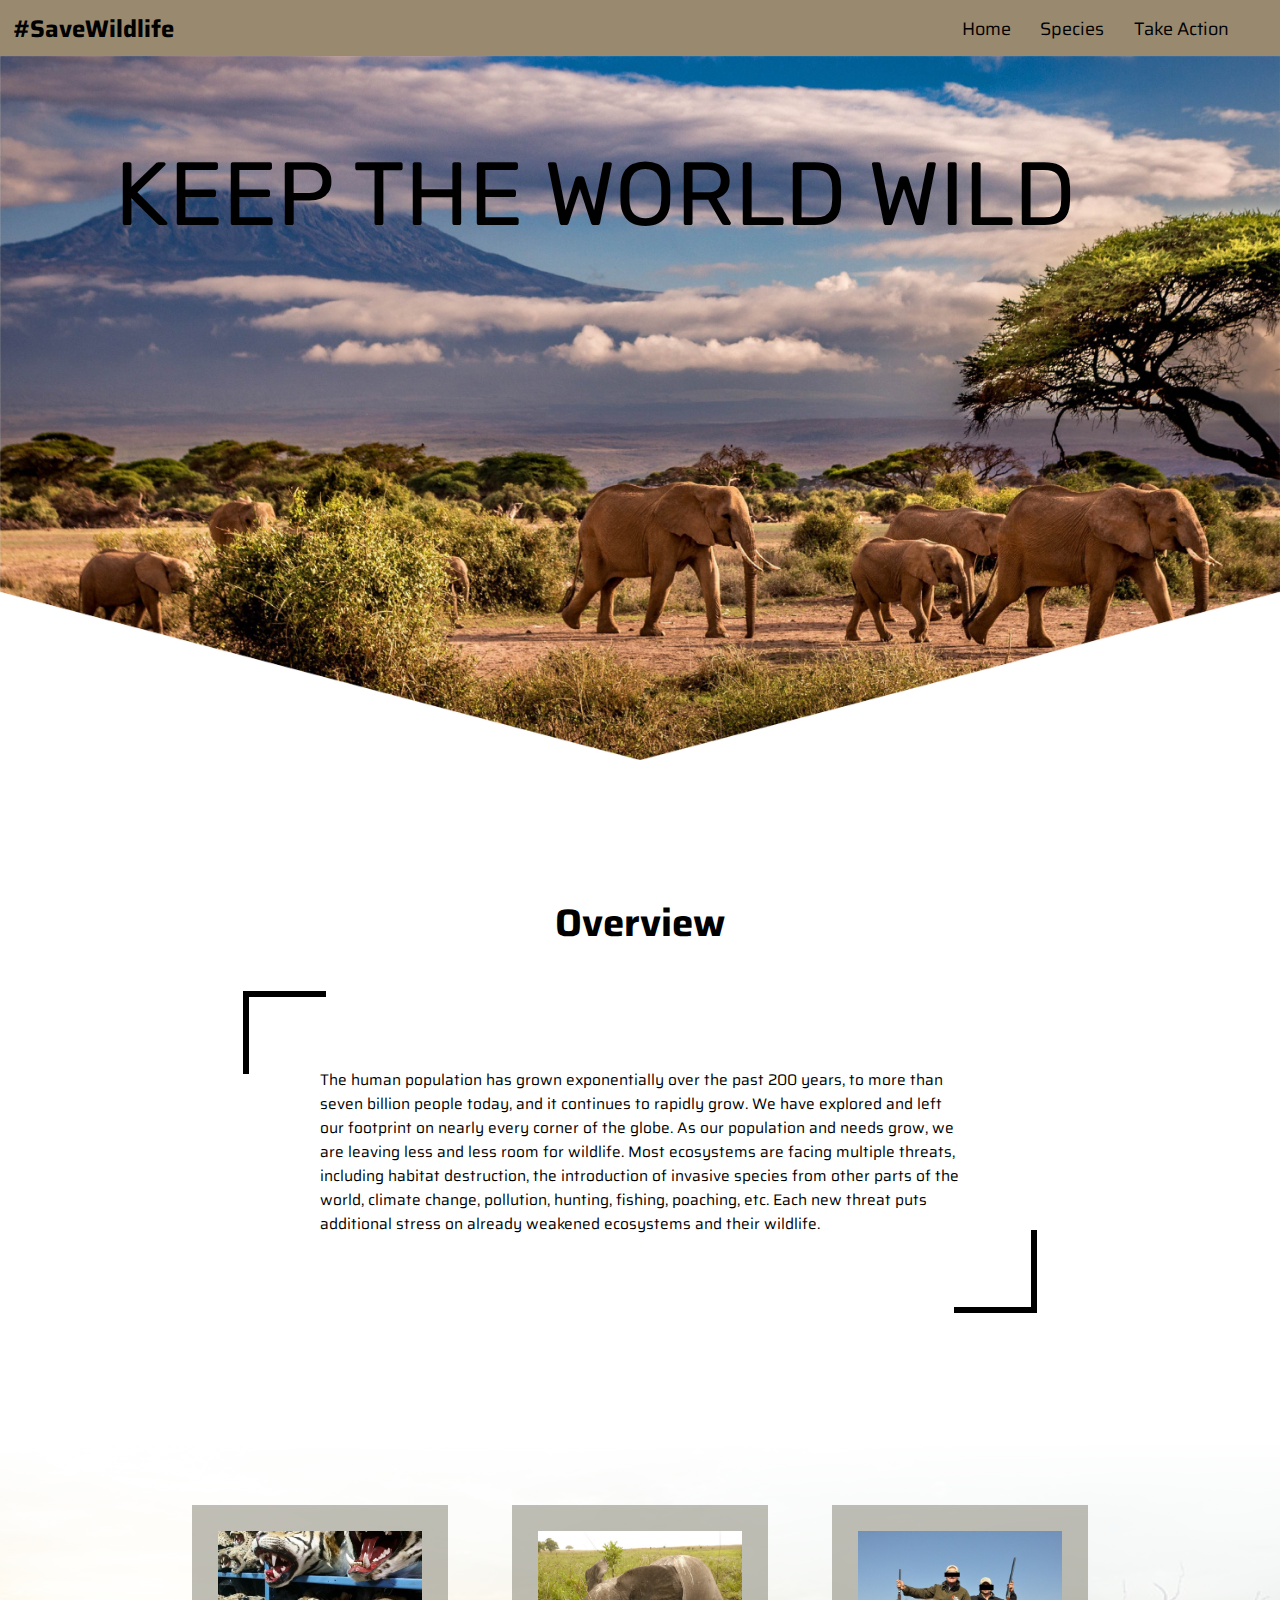
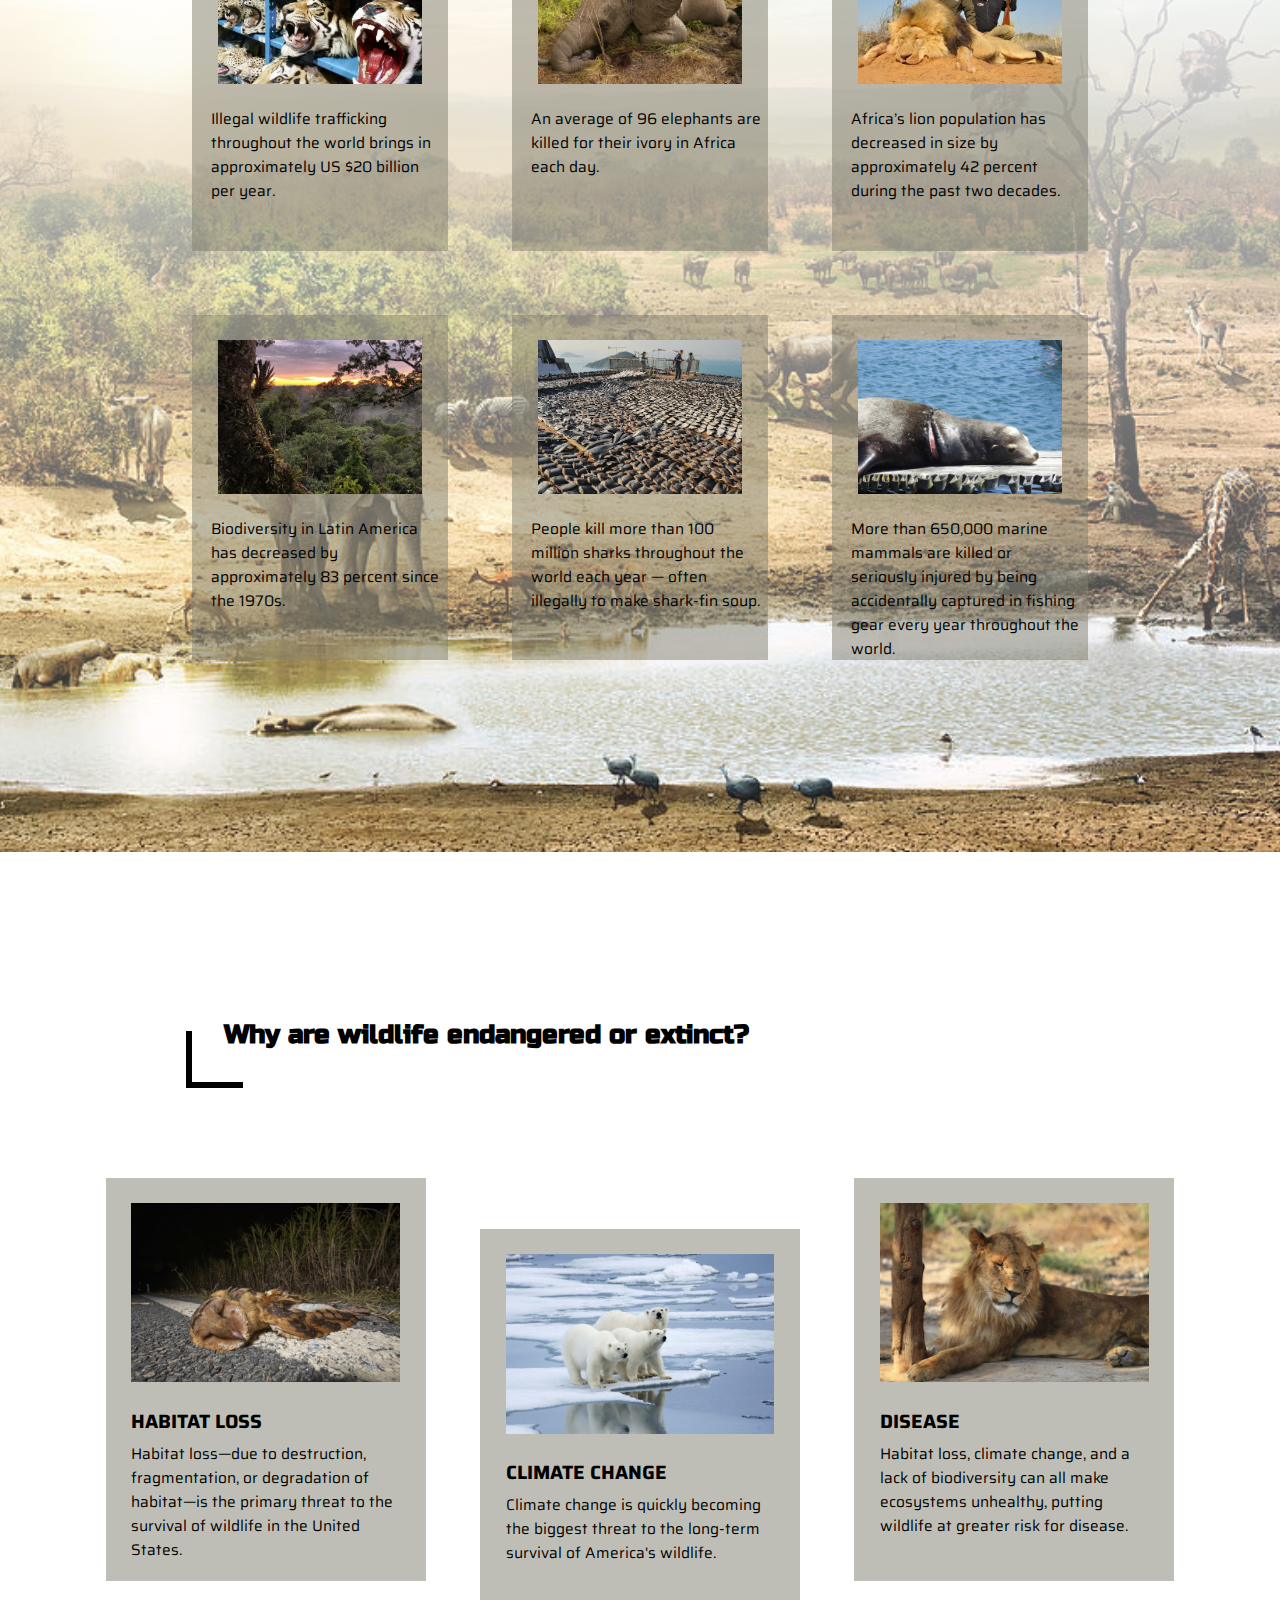
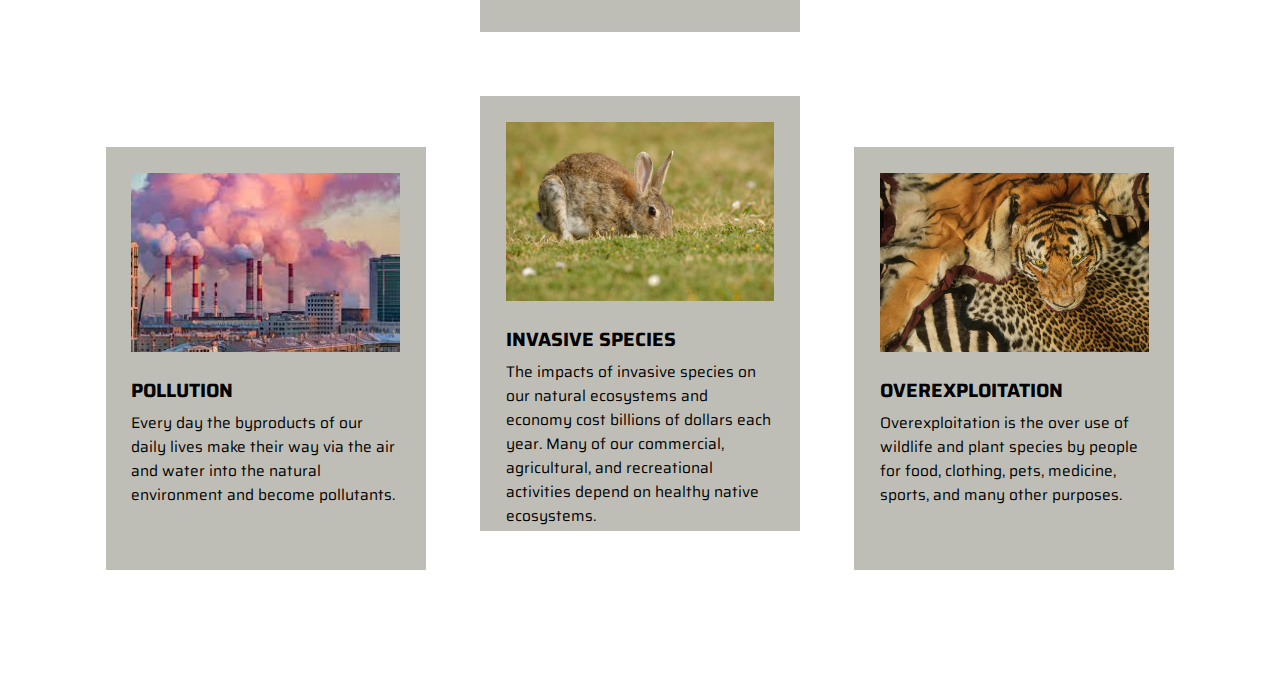
<file: index.html>
<!DOCTYPE html>
<html lang="en" dir="ltr">
  <head>
    <meta charset="utf-8">
    <title>Save Wildlife</title>
    <link rel="stylesheet" href="style.css">
    <link href="https://fonts.googleapis.com/css2?family=Saira:wght@500;700&display=swap" rel="stylesheet">
    <link href="https://fonts.googleapis.com/css2?family=Rubik:wght@900&display=swap" rel="stylesheet">
    <link href="https://fonts.googleapis.com/css2?family=Russo+One&display=swap" rel="stylesheet">
  </head>
  <body>

    <div id="mainContainer">

      <div id="content">
        <div id="indexCover">
          <div class="coverImages">
            <img src="coverPage.jpg" alt="Cover image for the homepage" id="indexCoverPic">
          </div>
          <div id="indexTitles">
            <div id="indexTitle1">
              KEEP THE WORLD WILD
            </div>
          </div>
        </div>
        <div id="overview">
          <div id=ovTitle>
            Overview
          </div>
          <div id="ovContent">
            The human population has grown exponentially over the past 200 years, to more than seven billion people today, and it continues to rapidly grow. We have explored and left our footprint on nearly every corner of the globe. As our population and needs grow, we are leaving less and less room for wildlife. Most ecosystems are facing multiple threats, including habitat destruction, the introduction of invasive species from other parts of the world, climate change, pollution, hunting, fishing, poaching, etc. Each new threat puts additional stress on already weakened ecosystems and their wildlife.
          </div>
        </div>
        <div id="indexDataSection">
          <div class="dataColumns">
            <div class="dataBox">
              <div class="dataPicContainer"><img src="dataPics/trafficking.jpg" alt="A picture of tiger trafficking" class="dataPics"></div>
              <div class="dataText">Illegal wildlife trafficking throughout the world brings in approximately US $20 billion per year.</div>
            </div>
            <div class="dataBox">
              <div class="dataPicContainer"><img src="dataPics/dead_elephant.jpg" alt="A picture of an elephant getting killed for its ivory" class="dataPics"></div>
              <div class="dataText">An average of 96 elephants are killed for their ivory in Africa each day.</div>
            </div>
            <div class="dataBox">
              <div class="dataPicContainer"><img src="dataPics/lion.jpg" alt="A picture of an elephant getting killed for its ivory" class="dataPics"></div>
              <div class="dataText">Africa’s lion population has decreased in size by approximately 42 percent during the past two decades.</div>
            </div>
          </div>
          <div class="dataColumns">
            <div class="dataBox">
              <div class="dataPicContainer"><img src="dataPics/bio.jpg" alt="A picture of an elephant getting killed for its ivory" class="dataPics"></div>
              <div class="dataText">Biodiversity in Latin America has decreased by approximately 83 percent since the 1970s.</div>
            </div>
            <div class="dataBox">
              <div class="dataPicContainer"><img src="dataPics/sharks.jpg" alt="A picture of an elephant getting killed for its ivory" class="dataPics"></div>
              <div class="dataText">People kill more than 100 million sharks throughout the world each year — often illegally to make shark-fin soup.</div>
            </div>
            <div class="dataBox">
              <div class="dataPicContainer"><img src="dataPics/injured_sea_lion.jfif" alt="A picture of an elephant getting killed for its ivory" class="dataPics"></div>
              <div class="dataText">More than 650,000 marine mammals are killed or seriously injured by being accidentally captured in fishing gear every year throughout the world.</div>
            </div>
          </div>
        </div>
        <div id="reasonSection">
          <div id="reasonSectionTitle">
            Why are wildlife endangered or extinct?
          </div>
          <div class="reasons">
            <div class="oddReason">
              <div class="reasonPicContainers">
                <img src="reasonPics/habitat_loss.jpg" alt="a pic of a owl that lost its habitat"  class="reasonPics">
              </div>
              <div class="reasonTitle">
                HABITAT LOSS
              </div>
              <div class="reasonDetails">
                Habitat loss—due to destruction, fragmentation, or degradation of habitat—is the primary threat to the survival of wildlife in the United States.
              </div>
            </div>
            <div id="evenReason">
              <div class="reasonPicContainers">
                <img src="reasonPics/climate_change.jpg" alt="a pic for polar bears in climate change"  class="reasonPics">
              </div>
              <div class="reasonTitle">
                CLIMATE CHANGE
              </div>
              <div class="reasonDetails">
                Climate change is quickly becoming the biggest threat to the long-term survival of America's wildlife.
              </div>
            </div>
            <div class="oddReason">
              <div class="reasonPicContainers">
                <img src="reasonPics/disease.jpg" alt="a pic of a lion with disease"  class="reasonPics">
              </div>
              <div class="reasonTitle">
                DISEASE
              </div>
              <div class="reasonDetails">
                Habitat loss, climate change, and a lack of biodiversity can all make ecosystems unhealthy, putting wildlife at greater risk for disease.
              </div>
            </div>
          </div>
          <div class="reasons">
            <div class="oddReason2">
              <div class="reasonPicContainers">
                <img src="reasonPics/pollution.jfif" alt="a pic for pollution"  class="reasonPics">
              </div>
              <div class="reasonTitle">
                POLLUTION
              </div>
              <div class="reasonDetails">
                Every day the byproducts of our daily lives make their way via the air and water into the natural environment and become pollutants.
              </div>
            </div>
            <div id="evenReason2">
              <div class="reasonPicContainers">
                <img src="reasonPics/invasive_species.jpg" alt="a pic for invasive species"  class="reasonPics">
              </div>
              <div class="reasonTitle">
                INVASIVE SPECIES
              </div>
              <div class="reasonDetails">
                The impacts of invasive species on our natural ecosystems and economy cost billions of dollars each year. Many of our commercial, agricultural, and recreational activities depend on healthy native ecosystems.
              </div>
            </div>
            <div class="oddReason2">
              <div class="reasonPicContainers">
                <img src="reasonPics/overexploitation.jpg" alt="picture for overexploitation" class="reasonPics">
              </div>
              <div class="reasonTitle">
                OVEREXPLOITATION
              </div>
              <div class="reasonDetails">
                Overexploitation is the over use of wildlife and plant species by people for food, clothing, pets, medicine, sports, and many other purposes.
              </div>
            </div>
          </div>
        </div>
      </div>

      <div id="headBar">
        <div id="pageTitle">#SaveWildlife</div>
        <div id="navigation">
          <div class="pageNames"><a href="index.html">Home</a></div>
          <div class="pageNames"><a href="species.html">Species</a></div>
          <div class="pageNames"><a href="action.html">Take Action</a></div>
        </div>
      </div>


    </div>

  </body>
</html>
</file>
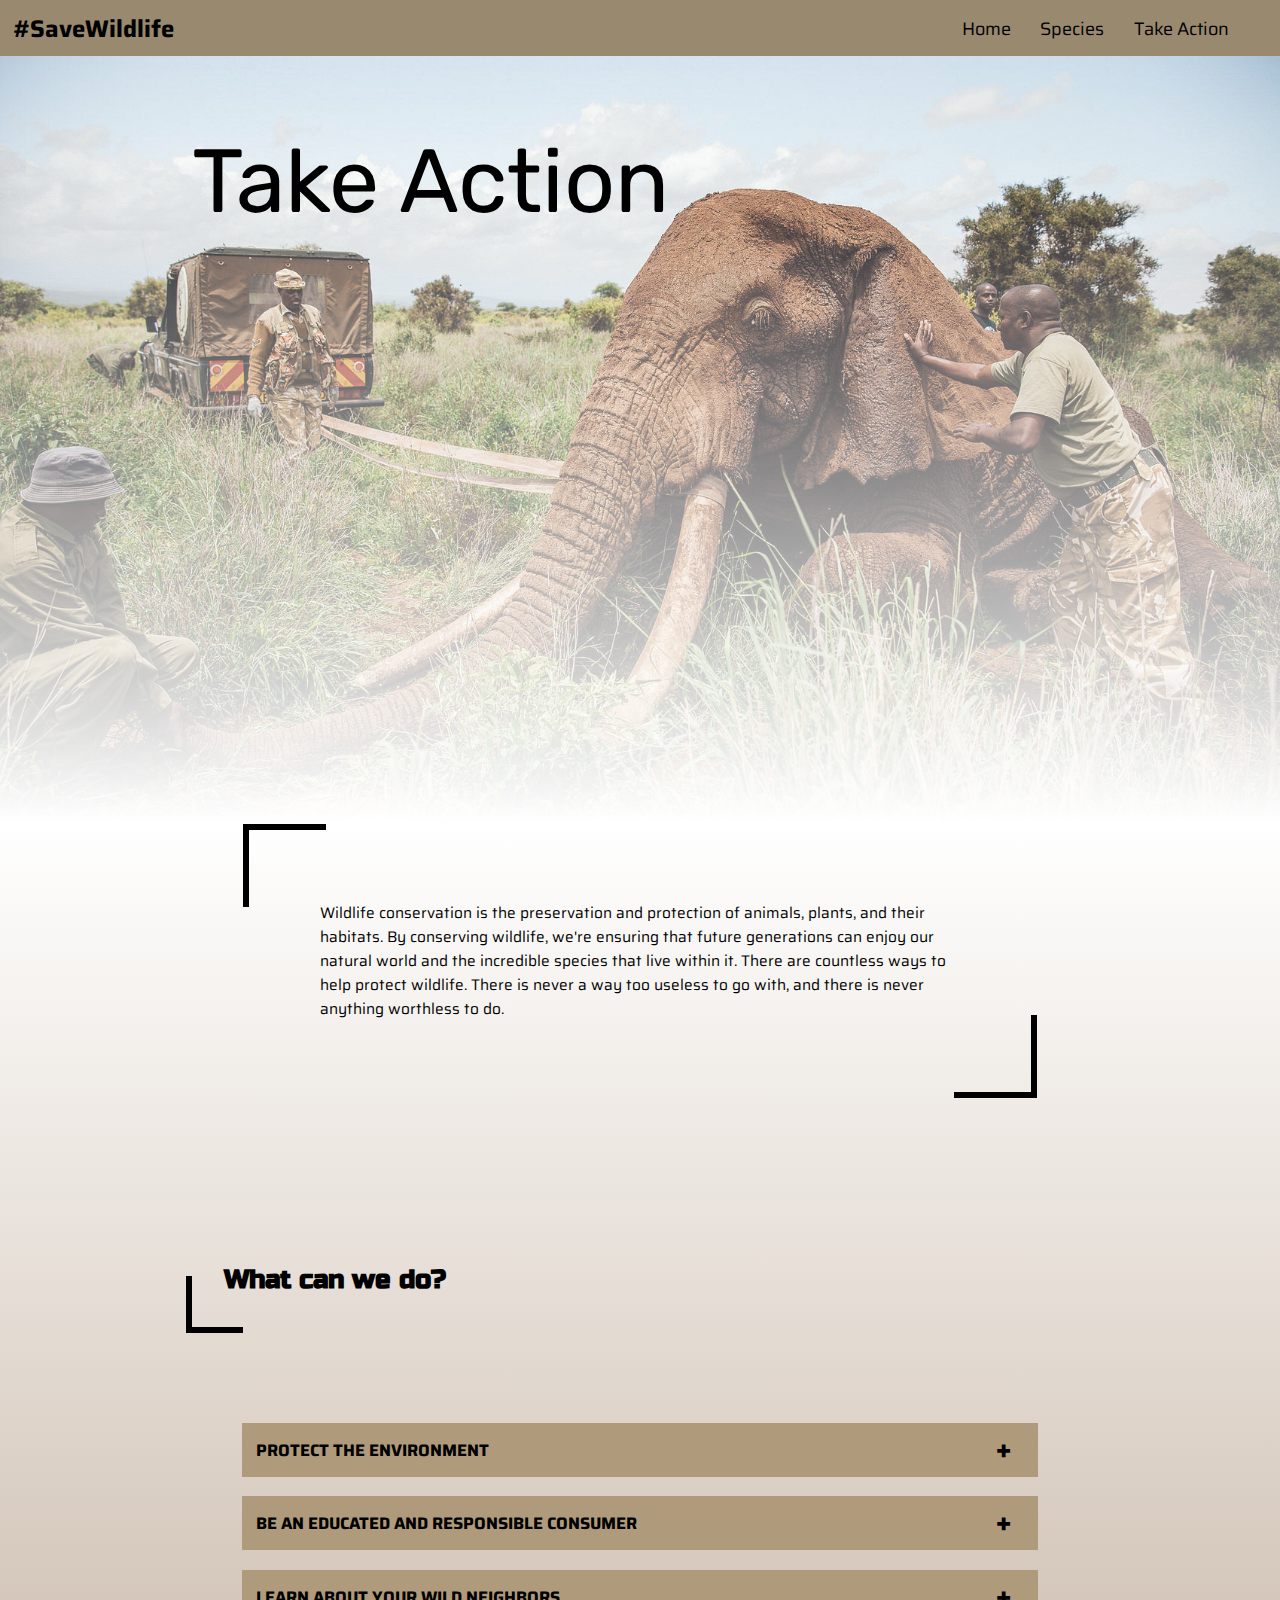
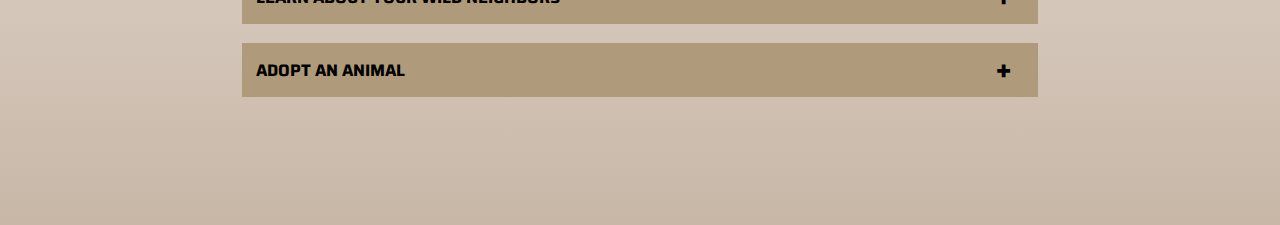
<file: action.html>
<!DOCTYPE html>
<html lang="en" dir="ltr">
  <head>
    <meta charset="utf-8">
    <title>Save Wildlife</title>
    <link rel="stylesheet" href="style.css">
    <link href="https://fonts.googleapis.com/css2?family=Saira:wght@500;700&display=swap" rel="stylesheet">
    <link href="https://fonts.googleapis.com/css2?family=Rubik:wght@900&display=swap" rel="stylesheet">
    <link href="https://fonts.googleapis.com/css2?family=Russo+One&display=swap" rel="stylesheet">
  </head>
  <body>
    <div id="mainContainer">

      <div id="content">
        <div id="actionCover">
          <div id="actionCoverTitle">
            Take Action
          </div>
        </div>
        <div class="gradientSection">
          <div id="actionIntroPara">
            Wildlife conservation is the preservation and protection of animals, plants, and their habitats. By conserving wildlife, we're ensuring that future generations can enjoy our natural world and the incredible species that live within it. There are countless ways to help protect wildlife. There is never a way too useless to go with, and there is never anything worthless to do. 
          </div>
          <div id="actionsSection">
            <div id="actionsSectionTitle">
              What can we do?
            </div>
            <!--the following Accordion are from https://supfort.com/add-toggle-plus-minus-css-accordion-->
            <input type="checkbox" id="action1" />
            <label for="action1">PROTECT THE ENVIRONMENT</label>
            <div class="actionContent">
              <ul>
                <li>Reduce, reuse, recycle.
                  <ul>
                    <li>Manufacturing consumer products uses energy and natural resources, and creates waste and pollution. When we consume less, we need fewer natural resources and produce less waste. Some waste, like plastic bags and bottles, can make its way into wildlands and oceans, with negative consequences for endangered species and other animals.</li>
                    <li>Do not throw it away if it still has a use! If you have unwanted books, toys, clothes or other items in good condition, consider giving them to charity instead of throwing them in the trash.</li>
                    <li>Avoid disposable products and products with excessive packaging or packaging that cannot easily be recycled. </li>
                  </ul>
                <li>Restore. Habitat destruction is the main threat to 85 percent of all threatened and endangered species, according to the International Union for Conservation of Nature. You can help reduce this threat by planting native trees, restoring wetlands or cleaning up beaches in your area.</li>
                <li>Respect. Respect wild animals by keeping a safe distance away, not approaching them, and not removing them from their environment.</li>
              </ul>
            </div>

            <input type="checkbox" id="action2" />
            <label for="action2">BE AN EDUCATED AND RESPONSIBLE CONSUMER</label>
            <div class="actionContent">
              <ul>
                <li>Think before you buy.</li>
                <li>Do not buy clothing or other products that use fur or feathers.</li>
                <li>Never buy exotic animals, particularly those who were wild-caught, and never purchase parts and products made from wildlife, including souvenirs.</li>
                <li>By not purchasing products made from wildlife or their parts, you can stop wildlife trafficking from being a profitable enterprise.</li>
              </ul>
            </div>

            <input type="checkbox" id="action3" />
            <label for="action3">LEARN ABOUT YOUR WILD NEIGHBORS</label>
            <div class="actionContent">
              <ul>
                <li>Learning about the local wildlife can start with local parks, conservation groups, fish and wildlife, extension offices and wildlife rescue organizations. These groups focus on ways to save wildlife.</li>
                <li>Visit wildlife sanctuaries and refuges to learn more about ways to save wildlife. </li>
                <li><div id="underline">Volunteer, or donate cash or materials.</div></li>
              </ul>
            </div>

            <input type="checkbox" id="action4" />
            <label for="action4">ADOPT AN ANIMAL</label>
            <div class="actionContent">
              <ul>
                <li>Protect the animal of your choice—one either threatened by endangerment in a far off land or by abandonment nearby. Defenders of Wildlife lets you “symbolically” adopt a wild animal of your choosing. Your donation goes to improving habitats, research, monitoring, and ultimately saving the species from endangerment.</li>
                <li>Adopt a pet from a local animal shelter or rescue. There are so many animals without homes—and so many ways to save them.</li>
              </ul>
            </div>
          </div>
        </div>
      </div>

      <div id="headBar">
        <div id="pageTitle">#SaveWildlife</div>
        <div id="navigation">
          <div class="pageNames"><a href="index.html">Home</a></div>
          <div class="pageNames"><a href="species.html">Species</a></div>
          <div class="pageNames"><a href="action.html">Take Action</a></div>
        </div>
      </div>

    </div>

  </body>
</html>
</file>
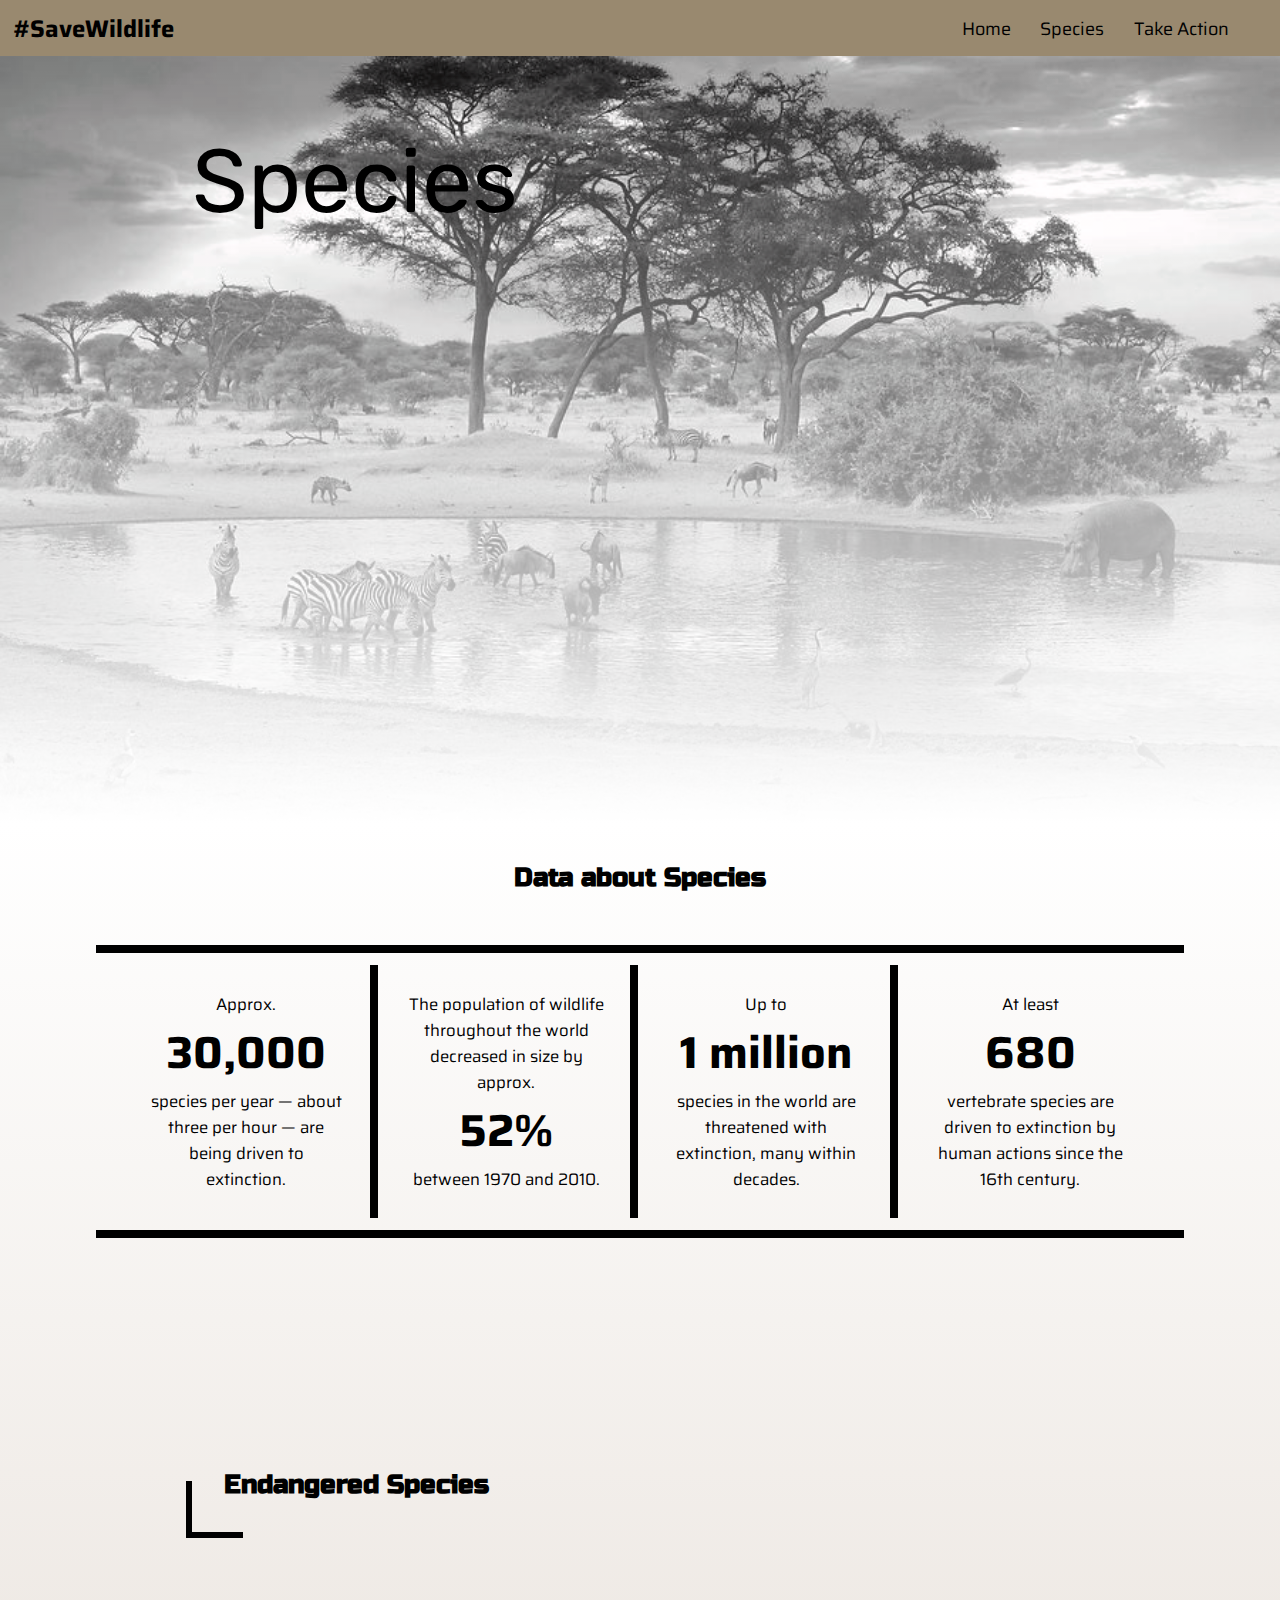
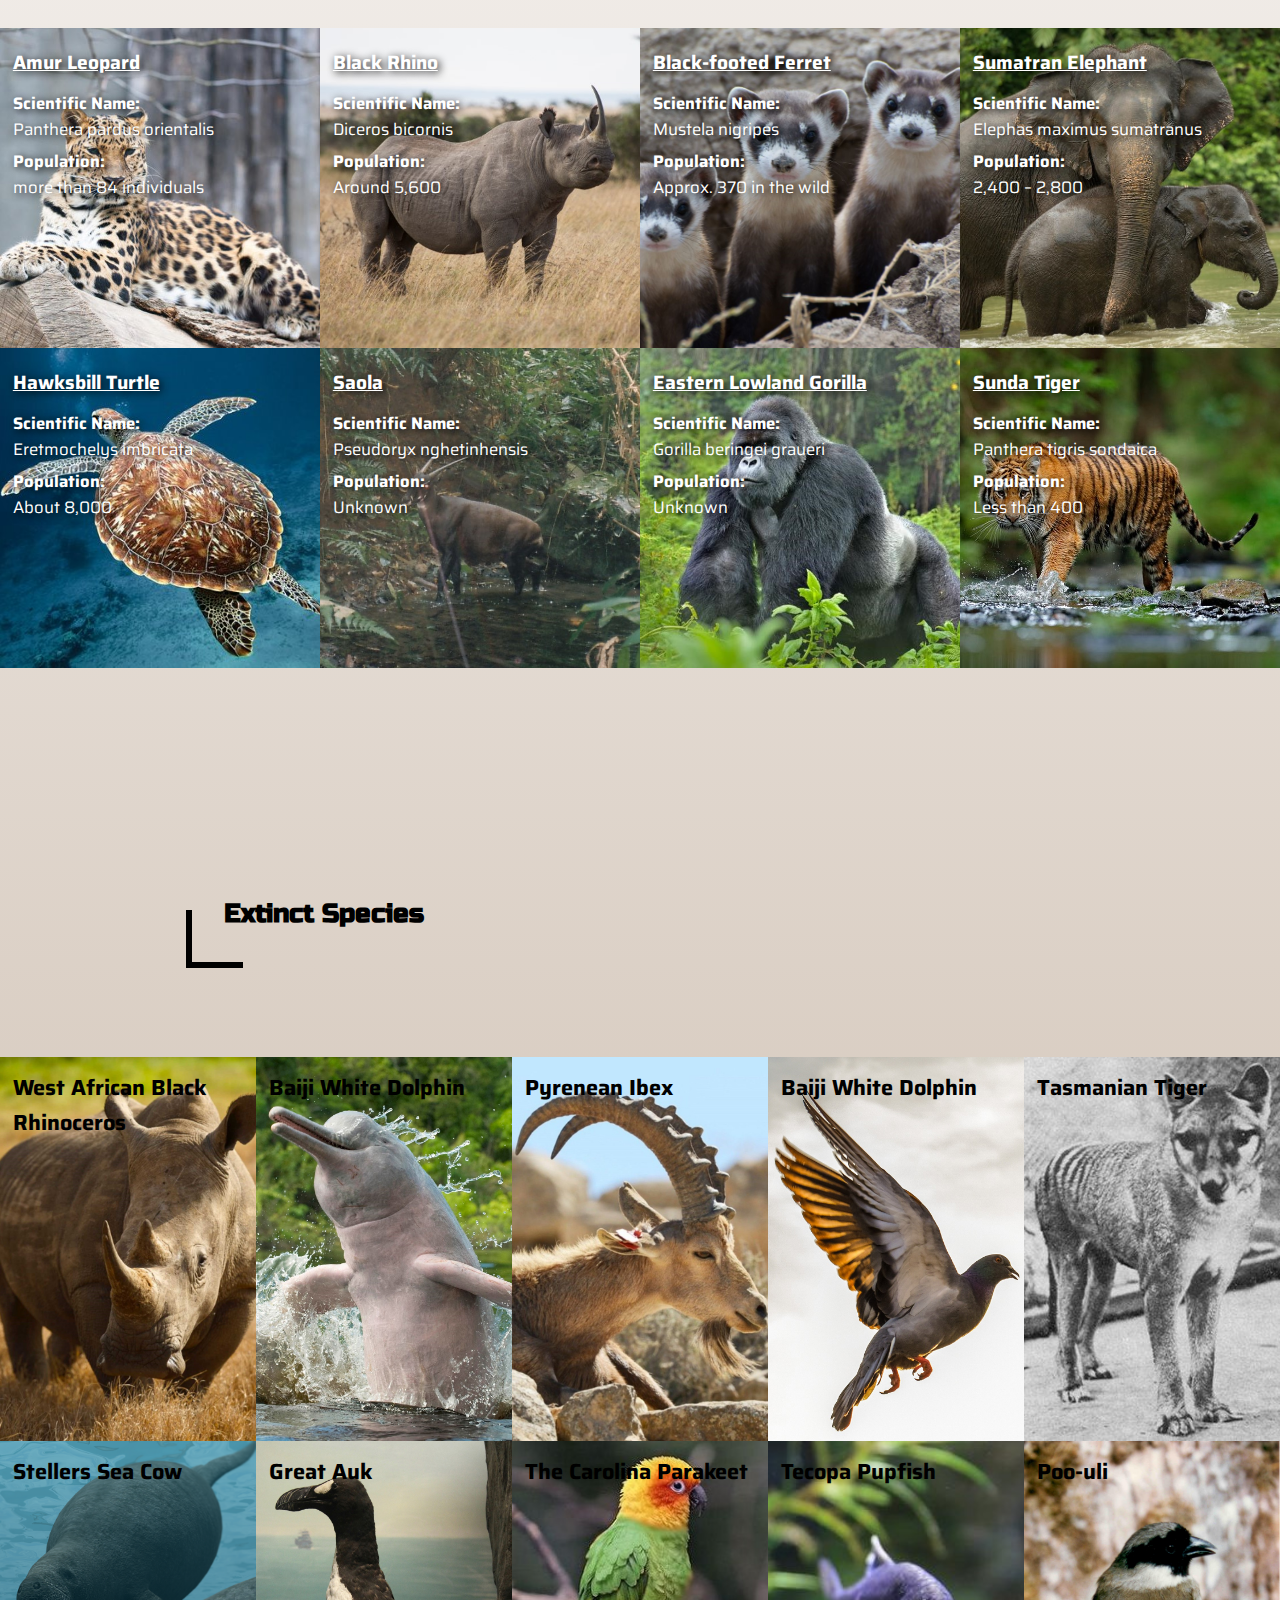
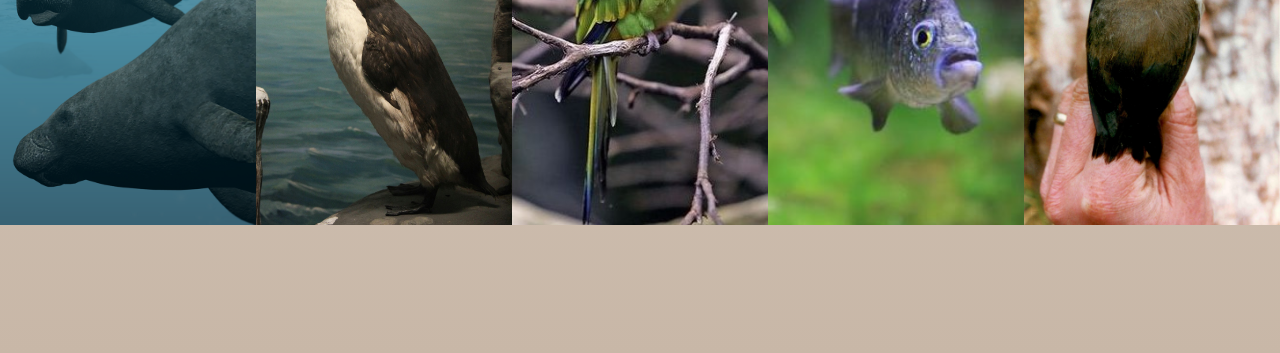
<file: species.html>
<!DOCTYPE html>
<html lang="en" dir="ltr">
  <head>
    <meta charset="utf-8">
    <title>Save Wildlife</title>
    <link rel="stylesheet" href="style.css">
    <link href="https://fonts.googleapis.com/css2?family=Saira:wght@500;700&display=swap" rel="stylesheet">
    <link href="https://fonts.googleapis.com/css2?family=Rubik:wght@900&display=swap" rel="stylesheet">
    <link href="https://fonts.googleapis.com/css2?family=Russo+One&display=swap" rel="stylesheet">
  </head>
  <body>

    <div id="mainContainer">

      <div id="content">
        <div id="speciesCover">
          <div id="speciesTitle">
            Species
          </div>
        </div>
        <div class="gradientSection">
          <div id="speciesDataSection">
            <div id="speciesDataSectionTitle">
              Data about Species
            </div><!--the end of speciesDataSectionTitle-->
            <div id="speciesData">
              <div class="speciesDataLeftBoxes">
                  Approx. <div class="dataNumbers">30,000</div> species per year — about three per hour — are being driven to extinction.
              </div>
              <div class="speciesDataLeftBoxes">
                The population of wildlife throughout the world decreased in size by approx. <div class="dataNumbers">52%</div> between 1970 and 2010.
              </div>
              <div class="speciesDataLeftBoxes">
                Up to <div class="dataNumbers">1 million</div> species in the world are threatened with extinction, many  within decades.
              </div>
              <div id="speciesDataRightBox">
                At least <div class="dataNumbers">680</div> vertebrate species are driven to extinction by human actions since the 16th century.
              </div>
            </div><!--the end of speciesData-->
          </div><!--the end of speciesDataSection-->
          <div id="endangeredSection">
            <div id="endangeredSectionTitle">
              Endangered Species
            </div><!--the end of endangeredSectionTitle-->
            <div id="endangeredGallery">
              <div class="endangeredGalleryColumns">
                <div class="endangeredBoxes" id="leopard">
                  <div class="endangeredName" id="leopardName">
                    Amur Leopard
                  </div>
                  <div class="endangeredScientific" id="leopardScien">
                    <div class="bold">Scientific Name: </div>Panthera pardus orientalis
                  </div>
                  <div class="endangeredPopulation" id="leopardNumber">
                    <div class="bold">Population: </div>more than 84 individuals
                  </div>
                  <div class="endangeredIntro" id="leopardIntro">
                    <div class="bold">Introduction: </div>Nimble-footed and strong, it carries and hides unfinished kills so that they are not taken by other predators. It has been reported that some males stay with females after mating, and may even help with rearing the young. They live for 10-15 years, and in captivity up to 20 years. The Amur leopard is also known as the Far East leopard, the Manchurian leopard or the Korean leopard.
                  </div>
                </div><!--
                --><div class="endangeredBoxes" id="rhino">
                  <div class="endangeredName" id="rhinoName">
                    Black Rhino
                  </div>
                  <div class="endangeredScientific" id="rhinoScien">
                    <div class="bold">Scientific Name:</div> Diceros bicornis
                  </div>
                  <div class="endangeredPopulation" id="rhinoNumber">
                    <div class="bold">Population:</div> Around 5,600
                  </div>
                  <div class="endangeredIntro" id="rhinoIntro">
                    <div class="bold">Introduction: </div>Black rhinos are the smaller of the two African rhino species. The most notable difference between white and black rhinos are their hooked upper lip. This distinguishes them from the white rhino, which has a square lip. Black rhinos are browsers rather than grazers, and their pointed lip helps them feed on leaves from bushes and trees. They have two horns, and occasionally a third, small posterior horn.
                  </div>
                </div><!--
                --><div class="endangeredBoxes" id="ferret">
                  <div class="endangeredName" id="ferretName">
                    Black-footed Ferret
                  </div>
                  <div class="endangeredScientific" id="ferretScien">
                    <div class="bold">Scientific Name: </div>Mustela nigripes
                  </div>
                  <div class="endangeredPopulation" id="ferretNumber">
                    <div class="bold">Population: </div>Approx. 370 in the wild
                  </div>
                  <div class="endangeredIntro" id="ferretIntro">
                    <div class="bold">Introduction: </div>Once thought to be globally extinct, black-footed ferrets are making a comeback. Today, recovery efforts have helped restore the black-footed ferret population to nearly 300 animals across North America. Although great strides have been made to recover the black-footed ferret, habitat loss and disease remain key threats to this highly endangered species.
                  </div>
                </div><!--
                --><div class="endangeredBoxes" id="elephant">
                  <div class="endangeredName" id="elephantName">
                    Sumatran Elephant
                  </div>
                  <div class="endangeredScientific" id="elephantScien">
                    <div class="bold">Scientific Name: </div>Elephas maximus sumatranus
                  </div>
                  <div class="endangeredPopulation" id="elephantNumber">
                    <div class="bold">Population:</div> 2,400 – 2,800
                  </div>
                  <div class="endangeredIntro" id="elephantIntro">
                    <div class="bold">Introduction: </div>Sumatran elephants feed on a variety of plants and deposit seeds wherever they go, contributing to a healthy forest ecosystem. They also share their lush forest habitat with several other endangered species, such as the Sumatran rhino, tiger, and orangutan, and countless other species that all benefit from an elephant population that thrives in a healthy habitat.
                  </div>
                </div>
              </div><!--the end of endangeredGalleryOne-->
              <div class="endangeredGalleryColumns">
                <div class="endangeredBoxes" id="turtle">
                  <div class="endangeredName" id="turtleName">
                    Hawksbill Turtle
                  </div>
                  <div class="endangeredScientific" id="turtleScien">
                    <div class="bold">Scientific Name: </div>Eretmochelys imbricata
                  </div>
                  <div class="endangeredPopulation" id="turtleNumber">
                    <div class="bold">Population: </div>About 8,000
                  </div>
                  <div class="endangeredIntro" id="turtleIntro">
                    <div class="bold">Introduction: </div>Hawksbills are named for their narrow, pointed beak. They also have a distinctive pattern of overlapping scales on their shells that form a serrated-look on the edges. These colored and patterned shells make them highly-valuable and commonly sold as "tortoiseshell" in markets.
                  </div>
                </div><!--
                --><div class="endangeredBoxes" id="saola">
                  <div class="endangeredName" id="saolaName">
                    Saola
                  </div>
                  <div class="endangeredScientific" id="saolaScien">
                    <div class="bold">Scientific Name: </div>Pseudoryx nghetinhensis
                  </div>
                  <div class="endangeredPopulation" id="saolaNumber">
                    <div class="bold">Population:</div> Unknown
                  </div>
                  <div class="endangeredIntro" id="saolaIntro">
                    <div class="bold">Introduction: </div>Often called the Asian unicorn, little is known about the enigmatic saola in the two decades since its discovery. None exist in captivity and this rarely-seen mammal is already critically endangered. Scientists have categorically documented saola in the wild on only four occasions to date.
                  </div>
                </div><!--
                --><div class="endangeredBoxes" id="gorilla">
                  <div class="endangeredName" id="gorillaName">
                    Eastern Lowland Gorilla
                  </div>
                  <div class="endangeredScientific" id="gorillaScien">
                    <div class="bold">Scientific Name: </div>Gorilla beringei graueri
                  </div>
                  <div class="endangeredPopulation" id="gorillaNumber">
                    <div class="bold">Population: </div>Unknown
                  </div>
                  <div class="endangeredIntro" id="gorillaIntro">
                    <div class="bold">Introduction: </div>The eastern lowland gorilla—also known as Grauer’s gorilla—is the largest of the four gorilla subspecies. It is distinguished from other gorillas by its stocky body, large hands and short muzzle.
                  </div>
                </div><!--
                --><div class="endangeredBoxes" id="sunda">
                  <div class="endangeredName" id="sundaName">
                    Sunda Tiger
                  </div>
                  <div class="endangeredScientific" id="sundaScien">
                    <div class="bold">Scientific Name:</div> Panthera tigris sondaica
                  </div>
                  <div class="endangeredPopulation" id="sundaNumber">
                    <div class="bold">Population: </div>Less than 400
                  </div>
                  <div class="endangeredIntro" id="sundaIntro">
                    <div class="bold">Introduction: </div>This subspecies was once found across several parts of the Sunda islands in Indonesia. Today, all remaining Sunda tigers are found only in Sumatra, now that tigers in Java and Bali are extinct.
                  </div>
                </div>
              </div><!--the end of endangeredGalleryTwo-->
            </div><!--the end of endangeredGallery-->
          </div><!--the end of endangeredSection-->
          <div id="extinctSection">
            <div id="extinctSectionTitle">
              Extinct Species
            </div><!--the end of extinctSectionTitle-->
            <div id="extinctGallery">
              <div class="extinctGalleryColumns">
                <div class="extinctBoxes" id="Rhinoceros">
                  <div class="extinctName" id="RhinocerosName">
                    West African Black Rhinoceros
                  </div>
                  <div id="RhinocerosIntro">
                    <div class="bold">Introduction:</div> The rarest of the black rhino subspecies, the Western Black Rhino was officially declared extinct in 2011. Their extinction was caused mainly by poachers killing them for their horns, which are highly prized on the black market and used in traditional Chinese medicine.
                  </div>
                </div><!--
            --><div class="extinctBoxes" id="Baiji">
                  <div class="extinctName" id="BaijiName">
                     Baiji White Dolphin
                  </div>
                  <div id="BaijiIntro">
                    <div class="bold">Introduction:</div> The baiji had a stocky body with broad, rounded flippers. The head was small with a prominent melon, a very long, narrow beak which was slightly upturned at the tip and a long mouth line. The last known living baiji was Qiqi (淇淇), which died in 2002.
                  </div>
                </div><!--
              --><div class="extinctBoxes" id="Ibex">
                  <div class="extinctName" id="IbexName">
                    Pyrenean Ibex
                  </div>
                  <div id="IbexIntro">
                    <div class="bold">Introduction:</div> The Pyrenean Ibex became extinct very recently in 2000. They were very abundant with a population of 50,000 but this dropped to about 100 in the 1990s.
                  </div>
                </div><!--
              --><div class="extinctBoxes" id="pigeon">
                  <div class="extinctName" id="pigeonName">
                     Baiji White Dolphin
                  </div>
                  <div id="pigeonIntro">
                    <div class="bold">Introduction:</div> The passenger pigeon or wild pigeon is an extinct species of pigeon that was endemic to North America. Its common name is derived from the French word passager, meaning "passing by", due to the migratory habits of the species. The last confirmed wild bird is thought to have been shot in 1901.
                  </div>
                </div><!--
              --><div class="extinctBoxes" id="tiger">
                  <div class="extinctName" id="tigerName">
                     Tasmanian Tiger
                  </div>
                  <div id="tigerIntro">
                    <div class="bold">Introduction:</div> Its scientific name is Thylacinus Cynocephalus, which comes from Greek, meaning “Dog Headed Pouched One”. In 1986 it was declared that the Tasmanian Tiger had been extinct since 1936 after the last known individual had died in Hobart Zoo, Tasmania.
                  </div>
                </div>
              </div>
              <div class="extinctGalleryColumns">
                <div class="extinctBoxes" id="seaCow">
                  <div class="extinctName" id="seaCowName">
                     Stellers Sea Cow
                  </div>
                  <div id="seaCowIntro">
                    <div class="bold">Introduction:</div> The Steller’s Sea Cow became extinct in 1768, just 30 years after it was discovered. Their speedy demise was due to rapid hunting by humans to provide meat for long sea expeditions – 1 sea cow was said to feed a ship full of men for 30 days.
                  </div>
                </div><!--
              --><div class="extinctBoxes" id="auk">
                  <div class="extinctName" id="aukName">
                     Great Auk
                  </div>
                  <div id="aukIntro">
                    <div class="bold">Introduction:</div> The great auk is a species of flightless alcid that became extinct in the mid-19th century. It was the only modern species in the genus Pinguinus. It is not closely related to the birds now known as penguins, which were discovered later and so named by sailors because of their physical resemblance to the great auk.
                  </div>
                </div><!--
              --><div class="extinctBoxes" id="parakeet">
                  <div class="extinctName" id="parakeetName">
                     The Carolina Parakeet
                  </div>
                  <div id="parakeetIntro">
                    <div class="bold">Introduction:</div> The Carolina Parakeet was hunted fashion — this bird's colorful feathers were prized accessories for women's hats. Many Carolina Parakeets were also kept as pets, effectively removing them from the breeding population. The last known Carolina Parakeet died at the Cincinnati Zoo in 1918.
                  </div>
                </div><!--
              --><div class="extinctBoxes" id="pupfish">
                  <div class="extinctName" id="pupfishName">
                     Tecopa Pupfish
                  </div>
                  <div id="pupfishIntro">
                    <div class="bold">Introduction:</div> The Tecopa pupfish is an extinct subspecies of the Amargosa pupfish. The small, heat-tolerant pupfish was endemic to the outflows of a pair of hot springs in the Mojave Desert of California. Habitat modifications and the introduction of non-native species led to its extinction in about 1970.
                  </div>
                </div><!--
              --><div class="extinctBoxes" id="pooUli">
                  <div class="extinctName" id="pooUliName">
                    Poo-uli
                  </div>
                  <div id="pooUliIntro">
                    <div class="bold">Introduction:</div> The Poo-uli, or black-faced honeycreeper, is an extinct species of passerine bird that was endemic to the island of Maui in Hawaiʻi. Invasive species and diseases wiped out this Hawaiian bird, which was last seen in 2004 and declared extinct in 2019.
                  </div>
                </div>
              </div>
            </div><!--the end of extinctGallery-->
          </div><!--the end of extinctSection-->
        </div><!--the end of gradientSection-->
      </div><!--end of content-->

      <div id="headBar">
        <div id="pageTitle">#SaveWildlife</div>
        <div id="navigation">
          <div class="pageNames"><a href="index.html">Home</a></div>
          <div class="pageNames"><a href="species.html">Species</a></div>
          <div class="pageNames"><a href="action.html">Take Action</a></div>
        </div>
      </div>

    </div><!--the end of mainContainer-->

  </body>
</html>
</file>
<file: style.css>
body {
  padding: 0px;
  margin: 0px;
}

html {
  padding: 0px;
  margin: 0px;
}

#mainContainer {
  padding: 0px;
  margin: 0px;
  width: 100vw;
}

#headBar {
  background-color: #99896F;
  width: 100vw;
  height: 56px;
  position: fixed;
  top: 0px;
}

#pageTitle {
  margin: 0px;
  padding: 0px;
  padding-left: 1vw;
  font-size: 24px;
  padding-top: 10px;
  display: inline-block;
  font-family: Saira;
  font-weight: bold;
}

#navigation {
  display: inline-block;
  position: absolute;
  font-size: 18px;
  padding-top: 15px;
  right: 4vw;
  font-family: Saira;
  font-weight: medium;
}

a:link {
  color: #000;
  text-decoration: none;
}

a:visited {
  color: #000;
  text-decoration: none;
}

a:hover {
  color: #000;
  text-decoration: underline;
}

.pageNames {
  display: inline-block;
  text-align: right;
  padding-left: 2vw;
}

#content {
  width: 100vw;
  padding-top: 56px;
}

#indexCoverPic {
  width: 100vw;
  height: 55vw;
}

#indexTitles {
  position: absolute;
  top: 11vw;
  left: 9vw;
}

#indexTitle1 {
  font-family: Rubik;
  font-size: 7vw;
  text-align: center;
}

#overview {
  padding-top: 10vw;
}

#ovTitle {
  font-family: Saira;
  font-size: 3vw;
  font-weight: bold;
  text-align: center;
}

#ovContent {
  margin-top: 3vw;
  width: 50vw;
  margin-left: auto;
  margin-right: auto;
  padding: 6vw;
  position: relative;
  margin-bottom: 10vw;
  font-family: Saira;
  font-size: 1.2vw;
}

#ovContent:before {
    content: "";
    display: block;
    width: 6vw;
    height: 6vw;
    border-top: 0.5vw solid black;
    border-left: 0.5vw solid black;
    position: absolute;
    left: 0px;
    top: 0px;
}

#ovContent:after {
    content: "";
    display: block;
    width: 6vw;
    height: 6vw;
    border-bottom: 0.5vw solid black;
    border-right: 0.5vw solid black;
    position: absolute;
    right: 0px;
    bottom: 0px;
}

#indexDataSection {
  background-image: linear-gradient(to top, rgba(255, 255, 255, 0), rgba(255, 255, 255, 2)),
  url(images/pic1.jpg);
  background-repeat: no-repeat;
  background-position: bottom;
  background-size: cover;
  padding-bottom: 10vw;
  padding-top: 5vw;
}

.dataColumns {
  width: 80vw;
  margin-left: auto;
  margin-right: auto;
  display: flex;
  justify-content: space-evenly;
  padding-bottom: 5vw;
}

.dataBox {
  box-sizing: border-box;
  width: 20vw;
  height: 27vw;
  display: inline-block;
  text-align: center;
  background-color: rgba(128, 126, 110, 0.5);
}

.dataPics {
  width: 16vw;
  height: 12vw;
}

.dataPicContainer {
  padding-top: 2vw;
  padding-bottom: 1.5vw;
}

.dataText {
  font-family: Saira;
  font-size: 1.2vw;
  text-align: left;
  width: 18vw;
  padding-left: 1vw;
  margin-left: auto;
  margin-right: auto;
}

#reasonSection {
  padding-bottom: 9vw;
}

#reasonSectionTitle {
  font-family: Russo One;
  font-size: 2vw;
  font-weight: bold;
  text-align: left;
  padding: 3vw;
  position: relative;
  width: 65vw;
  margin-top: 10vw;
  margin-left: auto;
  margin-right: auto;
  margin-bottom: 7vw;
}

#reasonSectionTitle:after {
    content: "";
    display: block;
    width: 4vw;
    height: 4vw;
    border-bottom: 0.5vw solid black;
    border-left: 0.5vw solid black;
    position: absolute;
    left: 0px;
    bottom: 0px;
}

.reasons {
  width: 92vw;
  margin-left: auto;
  margin-right: auto;
  display: flex;
  justify-content: space-evenly;
  margin-bottom: 1vw;
}

.reasonPics {
  width: 21vw;
  height: 14vw;
}

.oddReason {
  display: inline-block;
  width: 25vw;
  height: 31.5vw;
  background-color: rgba(128, 126, 110, 0.5);
  box-sizing: border-box;
  padding: 2vw;
  text-align: center;
}

#evenReason {
  display: inline-block;
  width: 25vw;
  height: 31.5vw;
  background-color: rgba(128, 126, 110, 0.5);
  margin-top: 4vw;
  vertical-align: top;
  box-sizing: border-box;
  padding: 2vw;
}

.oddReason2 {
  display: inline-block;
  width: 25vw;
  height: 33vw;
  background-color: rgba(128, 126, 110, 0.5);
  margin-top: 8vw;
  box-sizing: border-box;
  padding: 2vw;
}

#evenReason2 {
  display: inline-block;
  width: 25vw;
  height: 34vw;
  background-color: rgba(128, 126, 110, 0.5);
  margin-top: 4vw;
  vertical-align: top;
  box-sizing: border-box;
  padding: 2vw;
}

.reasonTitle {
  font-family: Saira;
  font-weight: bold;
  font-size: 1.5vw;
  text-align: left;
  padding-top: 1.5vw;
  padding-bottom: 0.5vw;
}

.reasonDetails {
  font-family: Saira;
  font-size: 1.2vw;
  text-align: left;
}

#speciesCover {
  width: 100vw;
  height: 60vw;;
  background-image: linear-gradient(to bottom, rgba(255, 255, 255, 0), rgba(255, 255, 255, 2)),
  url(images/bg2.jpg);
  background-repeat: no-repeat;
  background-position: bottom;
  background-size: cover;
}

#speciesTitle {
  font-family: Rubik;
  font-size: 7vw;
  text-align: center;
  position: absolute;
  top: 10vw;
  left: 15vw;
}

.gradientSection {
  background-image: linear-gradient(to bottom, white, #C8B7A7);
}

#speciesDataSection {
  padding-bottom: 5vw;
}

#speciesDataSectionTitle {
  font-family: Russo One;
  font-size: 2vw;
  font-weight: bold;
  text-align: center;
  padding-top: 3vw;
  padding-bottom: 4vw;
}

#speciesData {
  text-align: center;
  border-top: 0.7vw solid black;
  border-bottom: 0.7vw solid black;
  padding-top: 1vw;
  padding-bottom: 1vw;
  width: 85vw;
  margin-left: auto;
  margin-right: auto;
  font-family: Saira;
  font-size: 1.3vw;
}

.dataNumbers {
  font-weight: bold;
  font-size: 3.5vw;
}

.speciesDataLeftBoxes {
  box-sizing: border-box;
  display: inline-block;
  width: 20vw;
  height: 100%;
  border-right: 0.7vw solid black;
  padding: 2vw;
  vertical-align: top;
}

#speciesDataRightBox {
  box-sizing: border-box;
  display: inline-block;
  width: 20vw;
  /* height: 20vw; */
  padding: 2vw;
  vertical-align: top;
}

#endangeredGallery {
  padding-bottom: 5vw;
}

#endangeredSectionTitle {
  font-family: Russo One;
  font-size: 2vw;
  font-weight: bold;
  text-align: left;
  padding: 3vw;
  position: relative;
  width: 65vw;
  margin-top: 10vw;
  margin-left: auto;
  margin-right: auto;
  margin-bottom: 7vw;
}

#endangeredSectionTitle:after {
    content: "";
    display: block;
    width: 4vw;
    height: 4vw;
    border-bottom: 0.5vw solid black;
    border-left: 0.5vw solid black;
    position: absolute;
    left: 0px;
    bottom: 0px;
}

.endangeredGalleryColumns {
  width: 100vw;
  margin-left: auto;
  margin-right: auto;
}

.endangeredBoxes {
  box-sizing: border-box;
  background-color: grey;
  width: 25vw;
  height: 25vw;
  display: inline-block;
  padding: 0px;
  margin: 0px;
  font-family: Saira;
  vertical-align: top;
  font-size: 1.2vw;
}

.bold {
  font-weight: bold;
  font-size: 1.3vw;
  padding-top: 0.5vw;
}

.endangeredName {
  font-weight: bold;
  font-family: Saira;
  font-size: 1.5vw;
  text-align: left;
  padding-top: 1.5vw;
  padding-bottom: 0.5vw;
  text-decoration: underline;
  padding-left: 1vw;
  color: #fff;
  text-shadow: 2px 2px 8px #000;
}

.endangeredScientific {
  font-size: 1.3vw;
  font-family: Saira;
  text-align: left;
  padding-left: 1vw;
  color: #fff;
  text-shadow: 2px 2px 8px #000;
}

.endangeredPopulation {
  font-size: 1.3vw;
  font-family: Saira;
  text-align: left;
  padding-left: 1vw;
  color: #fff;
  text-shadow: 2px 2px 8px #000;
}

.endangeredIntro {
  font-size: 1.15vw;
  font-family: Saira;
  text-align: left;
}

#leopard {
  background-image: url(endangered/leopard.jpg);
  background-repeat: no-repeat;
  background-size: cover;
}

#leopardIntro {
  display: none;
  padding: 1vw;
}

#leopard:hover #leopardIntro {
  display: block;
  color: #000;
}

#leopard:hover #leopardName{
  display: none;
}

#leopard:hover #leopardScien{
  display: none;
}

#leopard:hover #leopardNumber{
  display: none;
}

#leopard:hover {
  background-image: linear-gradient(to bottom, rgba(255, 255, 255, 0.7), rgba(255, 255, 255, 0.7)), url(endangered/leopard.jpg);
}

#rhino {
  background-image: url(endangered/black_rhino.jpg);
  background-repeat: no-repeat;
  background-size: cover;
}

#rhinoIntro {
  display: none;
  padding: 1vw;
}

#rhino:hover #rhinoIntro {
  display: block;
  color: #000;
}

#rhino:hover #rhinoName{
  display: none;
}

#rhino:hover #rhinoScien{
  display: none;
}

#rhino:hover #rhinoNumber{
  display: none;
}

#rhino:hover {
  background-image: linear-gradient(to bottom, rgba(255, 255, 255, 0.7), rgba(255, 255, 255, 0.7)), url(endangered/black_rhino.jpg);
}

#ferret {
  background-image: url(endangered/ferret.jpg);
  background-repeat: no-repeat;
  background-size: cover;
}

#ferretIntro {
  display: none;
  padding: 1vw;
}

#ferret:hover #ferretIntro {
  display: block;
  color: #000;
}

#ferret:hover #ferretName{
  display: none;
}

#ferret:hover #ferretScien{
  display: none;
}

#ferret:hover #ferretNumber{
  display: none;
}

#ferret:hover {
  background-image: linear-gradient(to bottom, rgba(255, 255, 255, 0.7), rgba(255, 255, 255, 0.7)), url(endangered/ferret.jpg);
}

#elephant {
  background-image: url(endangered/elephant.jpg);
  background-repeat: no-repeat;
  background-size: cover;
}

#elephantIntro {
  display: none;
  padding: 1vw;
}

#elephant:hover #elephantIntro {
  display: block;
  color: #000;
}

#elephant:hover #elephantName{
  display: none;
}

#elephant:hover #elephantScien{
  display: none;
}

#elephant:hover #elephantNumber{
  display: none;
}

#elephant:hover {
  background-image: linear-gradient(to bottom, rgba(255, 255, 255, 0.7), rgba(255, 255, 255, 0.7)), url(endangered/elephant.jpg);
}

#turtle {
  background-image: url(endangered/turtle.jpg);
  background-repeat: no-repeat;
  background-size: cover;
}

#turtleIntro {
  display: none;
  padding: 1vw;
}

#turtle:hover #turtleIntro {
  display: block;
  color: #000;
}

#turtle:hover #turtleName{
  display: none;
}

#turtle:hover #turtleScien{
  display: none;
}

#turtle:hover #turtleNumber{
  display: none;
}

#turtle:hover {
  background-image: linear-gradient(to bottom, rgba(255, 255, 255, 0.7), rgba(255, 255, 255, 0.7)), url(endangered/turtle.jpg);
}

#saola {
  background-image: url(endangered/saola.jpg);
  background-repeat: no-repeat;
  background-size: cover;
}

#saolaIntro {
  display: none;
  padding: 1vw;
}

#saola:hover #saolaIntro {
  display: block;
  color: #000;
}

#saola:hover #saolaName{
  display: none;
}

#saola:hover #saolaScien{
  display: none;
}

#saola:hover #saolaNumber{
  display: none;
}

#saola:hover {
  background-image: linear-gradient(to bottom, rgba(255, 255, 255, 0.7), rgba(255, 255, 255, 0.7)), url(endangered/saola.jpg);
}

#gorilla {
  background-image: url(endangered/gorilla.jpg);
  background-repeat: no-repeat;
  background-size: cover;
}

#gorillaIntro {
  display: none;
  padding: 1vw;
}

#gorilla:hover #gorillaIntro {
  display: block;
  color: #000;
}

#gorilla:hover #gorillaName{
  display: none;
}

#gorilla:hover #gorillaScien{
  display: none;
}

#gorilla:hover #gorillaNumber{
  display: none;
}

#gorilla:hover {
  background-image: linear-gradient(to bottom, rgba(255, 255, 255, 0.7), rgba(255, 255, 255, 0.7)), url(endangered/gorilla.jpg);
}

#sunda {
  background-image: url(endangered/tiger.jpg);
  background-repeat: no-repeat;
  background-size: cover;
}

#sundaIntro {
  display: none;
  padding: 1vw;
}

#sunda:hover #sundaIntro {
  display: block;
  color: #000;
}

#sunda:hover #sundaName{
  display: none;
}

#sunda:hover #sundaScien{
  display: none;
}

#sunda:hover #sundaNumber{
  display: none;
}

#sunda:hover {
  background-image: linear-gradient(to bottom, rgba(255, 255, 255, 0.7), rgba(255, 255, 255, 0.7)), url(endangered/tiger.jpg);
}

#extinctGallery {
  padding-bottom: 10vw;
}

#extinctSectionTitle {
  font-family: Russo One;
  font-size: 2vw;
  font-weight: bold;
  text-align: left;
  padding: 3vw;
  position: relative;
  width: 65vw;
  margin-top: 10vw;
  margin-left: auto;
  margin-right: auto;
  margin-bottom: 7vw;
}

#extinctSectionTitle:after {
    content: "";
    display: block;
    width: 4vw;
    height: 4vw;
    border-bottom: 0.5vw solid black;
    border-left: 0.5vw solid black;
    position: absolute;
    left: 0px;
    bottom: 0px;
}

.extinctBoxes {
  box-sizing: border-box;
  width: 20vw;
  height: 30vw;
  display: inline-block;
  padding: 0px;
  margin: 0px;
  font-family: Saira;
  vertical-align: top;
  font-size: 1.2vw;
}

.extinctName {
  font-weight: bold;
  font-size: 1.7vw;
  padding-left: 1vw;
  padding-top: 1vw;
}

#Rhinoceros {
  background-image: url(extinct/Rhinoceros.jpg);
  background-repeat: no-repeat;
  background-size: cover;
}

#RhinocerosIntro {
  display: none;
  width: 18vw;
  margin-left: auto;
  margin-right: auto;
  padding-top: 2vw;
}

#Rhinoceros:hover #RhinocerosIntro {
  display: block;
  color: #fff;
}

#Rhinoceros:hover #RhinocerosName{
  display: none;
}

#Rhinoceros:hover {
  background-image: linear-gradient(to bottom, rgba(0, 0, 0, 0.7), rgba(0, 0, 0, 0.7)), url(extinct/Rhinoceros.jpg);
}

#Baiji {
  background-image: url(extinct/baiji.jpg);
  background-repeat: no-repeat;
  background-size: cover;
}

#BaijiIntro {
  display: none;
  width: 18vw;
  margin-left: auto;
  margin-right: auto;
  padding-top: 2vw;
}

#Baiji:hover #BaijiIntro {
  display: block;
  color: #fff;
}

#Baiji:hover #BaijiName{
  display: none;
}

#Baiji:hover {
  background-image: linear-gradient(to bottom, rgba(0, 0, 0, 0.7), rgba(0, 0, 0, 0.7)), url(extinct/baiji.jpg);
}

#Ibex {
  background-image: url(extinct/ibex.jpg);
  background-repeat: no-repeat;
  background-size: cover;
}

#IbexIntro {
  display: none;
  width: 18vw;
  margin-left: auto;
  margin-right: auto;
  padding-top: 2vw;
}

#Ibex:hover #IbexIntro {
  display: block;
  color: #fff;
}

#Ibex:hover #IbexName{
  display: none;
}

#Ibex:hover {
  background-image: linear-gradient(to bottom, rgba(0, 0, 0, 0.7), rgba(0, 0, 0, 0.7)), url(extinct/ibex.jpg);
}

#pigeon {
  background-image: url(extinct/pigeon.jpg);
  background-repeat: no-repeat;
  background-size: cover;
}

#pigeonIntro {
  display: none;
  width: 18vw;
  margin-left: auto;
  margin-right: auto;
  padding-top: 2vw;
}

#pigeon:hover #pigeonIntro {
  display: block;
  color: #fff;
}

#pigeon:hover #pigeonName{
  display: none;
}

#pigeon:hover {
  background-image: linear-gradient(to bottom, rgba(0, 0, 0, 0.7), rgba(0, 0, 0, 0.7)), url(extinct/pigeon.jpg);
}

#tiger {
  background-image: url(extinct/tiger.jpg);
  background-repeat: no-repeat;
  background-size: cover;
}

#tigerIntro {
  display: none;
  width: 18vw;
  margin-left: auto;
  margin-right: auto;
  padding-top: 2vw;
}

#tiger:hover #tigerIntro {
  display: block;
  color: #fff;
}

#tiger:hover #tigerName{
  display: none;
}

#tiger:hover {
  background-image: linear-gradient(to bottom, rgba(0, 0, 0, 0.7), rgba(0, 0, 0, 0.7)), url(extinct/tiger.jpg);
}

#seaCow {
  background-image: url(extinct/sea_cow.png);
  background-repeat: no-repeat;
  background-size: cover;
}

#seaCowIntro {
  display: none;
  width: 18vw;
  margin-left: auto;
  margin-right: auto;
  padding-top: 2vw;
}

#seaCow:hover #seaCowIntro {
  display: block;
  color: #fff;
}

#seaCow:hover #seaCowName{
  display: none;
}

#seaCow:hover {
  background-image: linear-gradient(to bottom, rgba(0, 0, 0, 0.7), rgba(0, 0, 0, 0.7)), url(extinct/sea_cow.png);
}

#auk {
  background-image: url(extinct/auk.jpg);
  background-repeat: no-repeat;
  background-size: cover;
}

#aukIntro {
  display: none;
  width: 18vw;
  margin-left: auto;
  margin-right: auto;
  padding-top: 2vw;
  font-size: 1.2vw;
}

#auk:hover #aukIntro {
  display: block;
  color: #fff;
}

#auk:hover #aukName{
  display: none;
}

#auk:hover {
  background-image: linear-gradient(to bottom, rgba(0, 0, 0, 0.7), rgba(0, 0, 0, 0.7)), url(extinct/auk.jpg);
}

#parakeet {
  background-image: url(extinct/parakeet.jpg);
  background-repeat: no-repeat;
  background-size: cover;
}

#parakeetIntro {
  display: none;
  width: 18vw;
  margin-left: auto;
  margin-right: auto;
  padding-top: 2vw;
}

#parakeet:hover #parakeetIntro {
  display: block;
  color: #fff;
}

#parakeet:hover #parakeetName{
  display: none;
}

#parakeet:hover {
  background-image: linear-gradient(to bottom, rgba(0, 0, 0, 0.7), rgba(0, 0, 0, 0.7)), url(extinct/parakeet.jpg);
}

#pupfish {
  background-image: url(extinct/fish.jpg);
  background-repeat: no-repeat;
  background-size: cover;
}

#pupfishIntro {
  display: none;
  width: 18vw;
  margin-left: auto;
  margin-right: auto;
  padding-top: 2vw;
}

#pupfish:hover #pupfishIntro {
  display: block;
  color: #fff;
}

#pupfish:hover #pupfishName{
  display: none;
}

#pupfish:hover {
  background-image: linear-gradient(to bottom, rgba(0, 0, 0, 0.7), rgba(0, 0, 0, 0.7)), url(extinct/fish.jpg);
}

#pooUli {
  background-image: url(extinct/poo-uli.jpg);
  background-repeat: no-repeat;
  background-size: cover;
}

#pooUliIntro {
  display: none;
  width: 18vw;
  margin-left: auto;
  margin-right: auto;
  padding-top: 2vw;
}

#pooUli:hover #pooUliIntro {
  display: block;
  color: #fff;
}

#pooUli:hover #pooUliName{
  display: none;
}

#pooUli:hover {
  background-image: linear-gradient(to bottom, rgba(0, 0, 0, 0.7), rgba(0, 0, 0, 0.7)), url(extinct/poo-uli.jpg);
}

#actionCover {
  width: 100vw;
  height: 60vw;;
  background-image: linear-gradient(to bottom, rgba(255, 255, 255, 0), rgba(255, 255, 255, 2)),
  url(images/treatment.jpg);
  background-repeat: no-repeat;
  background-position: bottom;
  background-size: cover;
}

#actionCoverTitle {
  font-family: Rubik;
  font-size: 7vw;
  text-align: center;
  position: absolute;
  top: 10vw;
  left: 15vw;
}

#actionsSection {
  padding-bottom: 10vw;
}

#actionIntroPara {
  width: 50vw;
  margin-left: auto;
  margin-right: auto;
  position: relative;
  padding: 6vw;
  font-family: Saira;
  font-size: 1.2vw;
}

#actionIntroPara:before {
    content: "";
    display: block;
    width: 6vw;
    height: 6vw;
    border-top: 0.5vw solid black;
    border-left: 0.5vw solid black;
    position: absolute;
    left: 0px;
    top: 0px;
}

#actionIntroPara:after {
    content: "";
    display: block;
    width: 6vw;
    height: 6vw;
    border-bottom: 0.5vw solid black;
    border-right: 0.5vw solid black;
    position: absolute;
    right: 0px;
    bottom: 0px;
}

#actionsSectionTitle {
  font-family: Russo One;
  font-size: 2vw;
  font-weight: bold;
  text-align: left;
  padding: 3vw;
  position: relative;
  width: 65vw;
  margin-top: 10vw;
  margin-left: auto;
  margin-right: auto;
  margin-bottom: 7vw;
}

#actionsSectionTitle:after {
    content: "";
    display: block;
    width: 4vw;
    height: 4vw;
    border-bottom: 0.5vw solid black;
    border-left: 0.5vw solid black;
    position: absolute;
    left: 0px;
    bottom: 0px;
}

input {
    display: none;
}

label {
  display: block;
  width: 60vw;
  margin-left: auto;
  margin-right: auto;
  margin-top: 1.5vw;
  padding: 1.1vw;
  cursor: pointer;
  background: #af9b7b;
  transition: ease .5s;
  position: relative; /* ADDING THIS IS REQUIRED */
  font-size: 1.3vw;
  font-family: Saira;
  font-weight: bold;
}

label:hover {
  background: #7c7256;
}

label::after {
  content: '+';
  font-size: 2.5vw;
  font-family: Saira;
  font-weight: bold;
  position: absolute;
  right: 2vw;
  top: 0px;
}

input:checked + label::after {
  content: '-';
  font-size: 2.5vw;
  font-family: Saira;
  font-weight: bold;
  position: absolute;
  right: 2vw;
  top: 0px;
}

.actionContent {
  width: 60vw;
  margin-left: auto;
  margin-right: auto;
  font-size: 1.2vw;
  font-family: Saira;
}

input + label + .actionContent {
  display: none;
}

input:checked + label + .actionContent {
  display: block;
}

#underline {
  text-decoration: underline;
}
</file>
